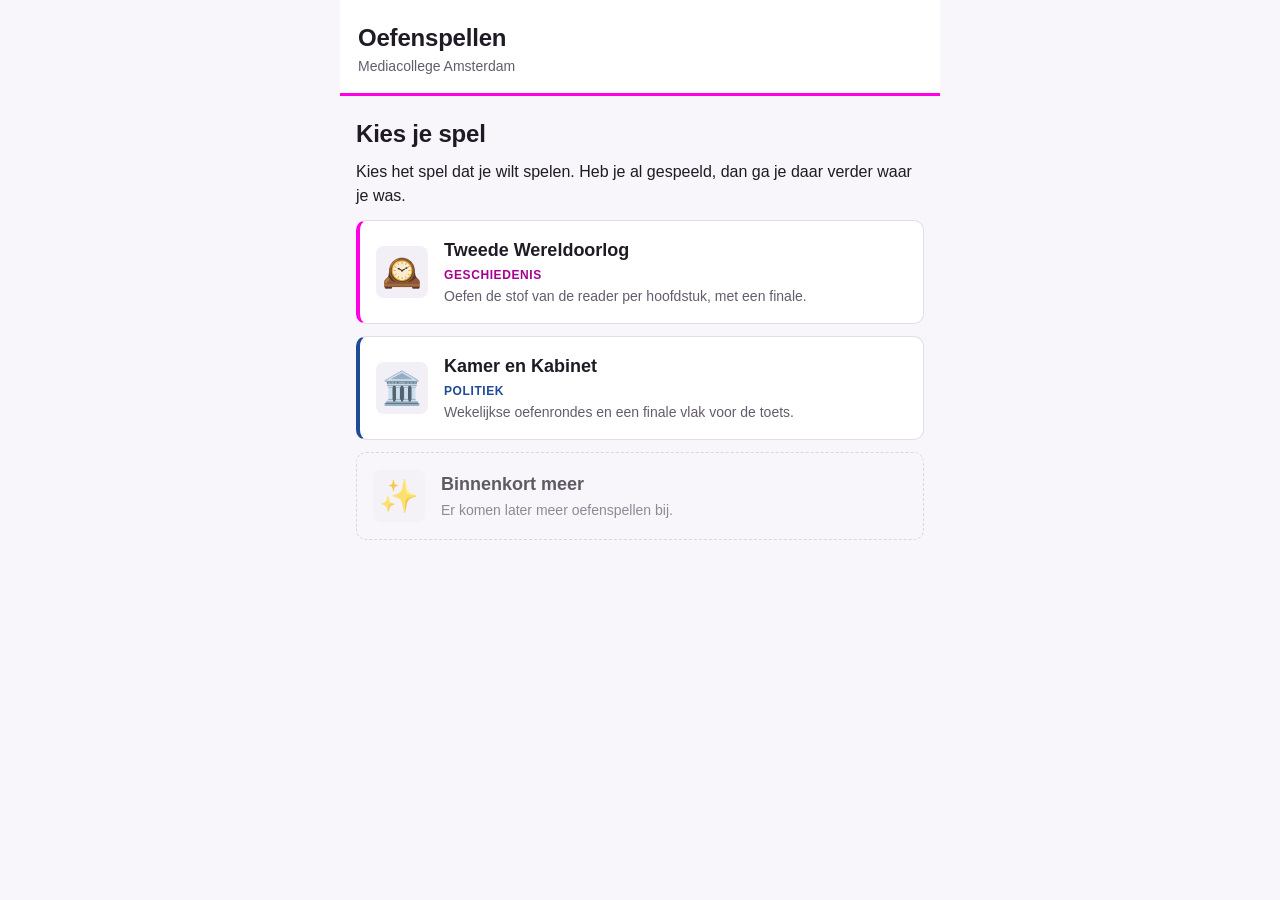
<file: index.html>
<!doctype html>
<html lang="nl">
<head>
<meta charset="utf-8">
<meta name="viewport" content="width=device-width, initial-scale=1">
<title>Oefenspel</title>
<meta name="robots" content="noindex, nofollow">
<link rel="stylesheet" href="style.css">
</head>
<body>
<div class="wrap" id="app"><noscript>Zet JavaScript aan om het spel te spelen.</noscript></div>
<script src="shared.js"></script>
<script src="app.js"></script>
</body>
</html>
</file>
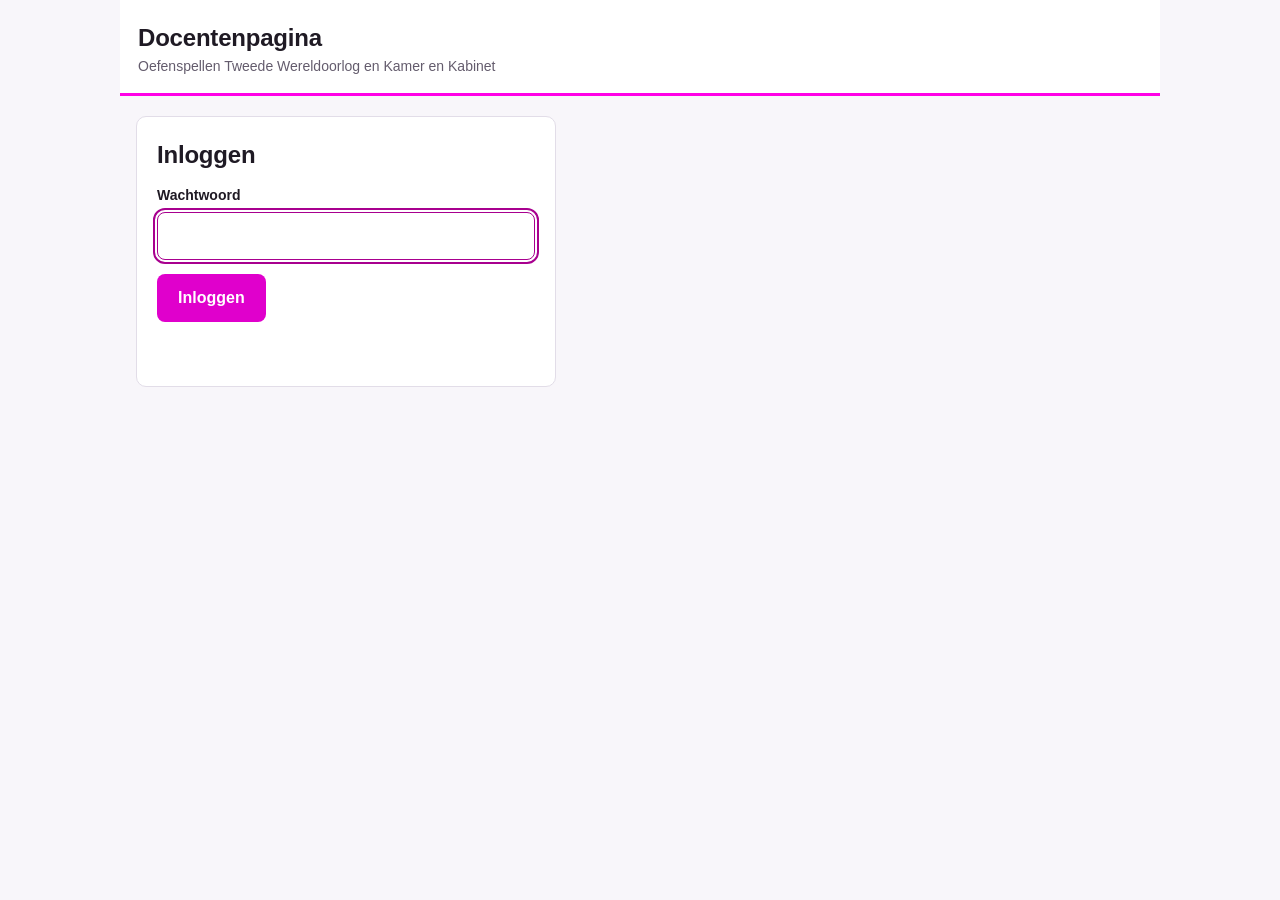
<file: docent.html>
<!doctype html>
<html lang="nl">
<head>
<meta charset="utf-8">
<meta name="viewport" content="width=device-width, initial-scale=1">
<title>Docentenpagina oefenspel</title>
<meta name="robots" content="noindex, nofollow">
<link rel="stylesheet" href="style.css">
</head>
<body class="docent">
<div class="wrap wide" id="app"><noscript>Zet JavaScript aan.</noscript></div>
<script src="shared.js"></script>
<script src="xlsx.js"></script>
<script src="docent.js"></script>
</body>
</html>
</file>
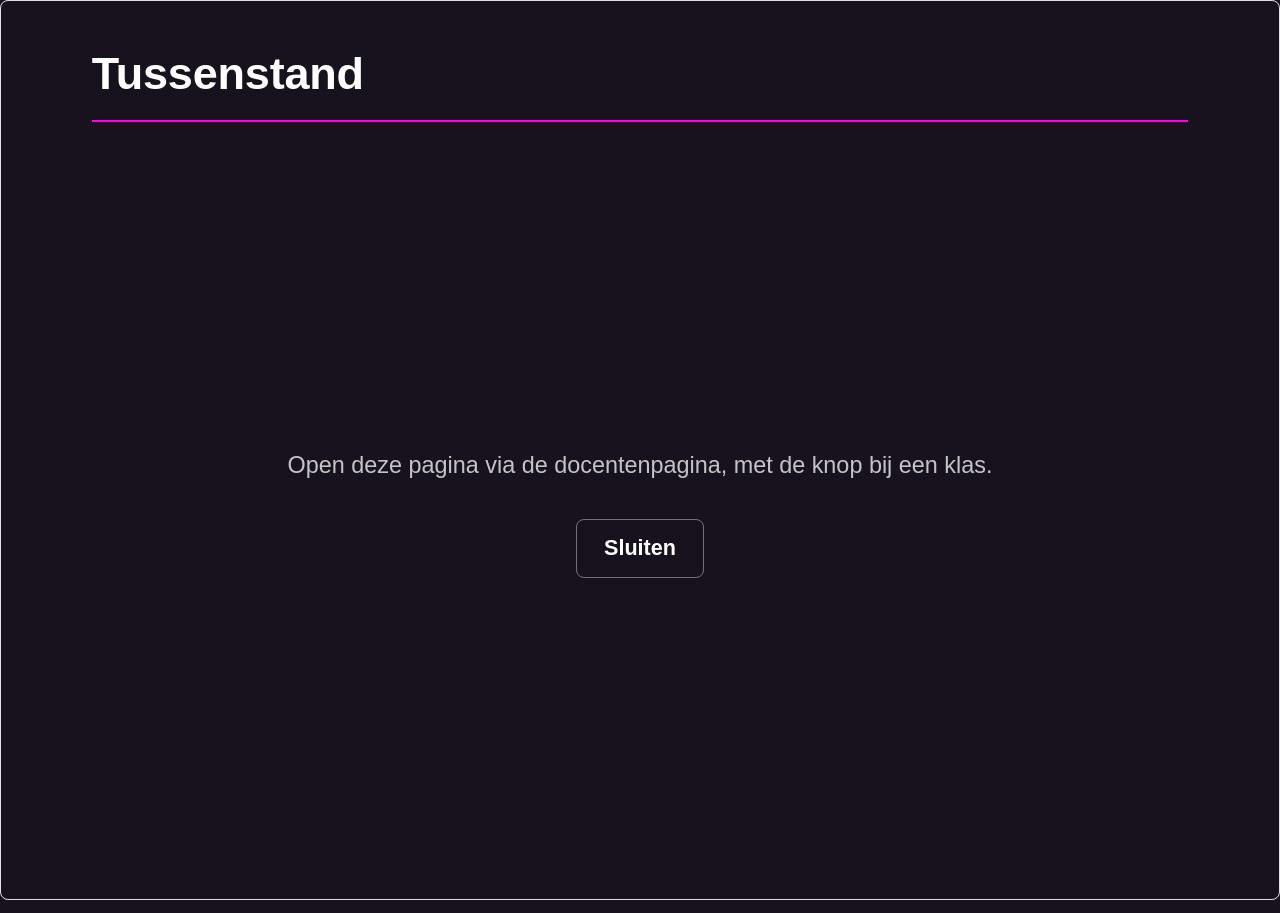
<file: reveal.html>
<!doctype html>
<html lang="nl">
<head>
<meta charset="utf-8">
<meta name="viewport" content="width=device-width, initial-scale=1">
<title>Tussenstand</title>
<meta name="robots" content="noindex, nofollow">
<link rel="stylesheet" href="style.css">
</head>
<body class="reveal">
<div class="rv" id="app"><noscript>Zet JavaScript aan.</noscript></div>
<canvas id="confetti"></canvas>
<script src="shared.js"></script>
<script src="reveal.js"></script>
</body>
</html>
</file>
<file: style.css>
/* Oefenspellen, Mediacollege Amsterdam. Zakelijk, platte vlakken, dunne lijnen. */
:root {
  --accent: #ff00e6;
  --accent-ink: #a8008f;
  --accent-soft: #fde6fa;
  --primary: #ff00e6;
  --primary-ink: #1d1024;
  --primary-hover: #e600cf;
  --ink: #1f1a24;
  --muted: #645c6d;
  --line: #e2dde8;
  --line-strong: #cfc8d8;
  --bg: #f8f6fa;
  --card: #ffffff;
  --soft: #f3eff7;
  --head-bg: #ffffff;
  --head-ink: #1f1a24;
  --head-sub: #645c6d;
  --bar: #e7e1ee;
  --bar-fill: #ff00e6;
  --good: #1a7f4b;
  --good-bg: #eaf6ef;
  --good-line: #b5dcc5;
  --bad: #b3263c;
  --bad-bg: #fcedf0;
  --bad-line: #efc0c8;
  --tip-bg: #fff8e0;
  --tip-line: #ebd88f;
  --radius: 10px;
}
body[data-vak="politiek"] {
  --accent-ink: #1f4a96;
  --accent-soft: #e5ecfa;
  --primary: #1f4a96;
  --primary-ink: #ffffff;
  --primary-hover: #173a78;
  --ink: #14223f;
  --muted: #52617f;
  --line: #d6deee;
  --line-strong: #bccae6;
  --bg: #f3f6fb;
  --soft: #e9eef9;
  --head-bg: #14305f;
  --head-ink: #ffffff;
  --head-sub: #cbd8f3;
  --bar: #dbe3f3;
  --bar-fill: #1f4a96;
}
* { box-sizing: border-box; }
html { -webkit-text-size-adjust: 100%; }
body {
  margin: 0; background: var(--bg); color: var(--ink);
  font-family: Helvetica, Arial, sans-serif; font-size: 16px; line-height: 1.5; min-height: 100vh;
}
.wrap { max-width: 600px; margin: 0 auto; padding: 0 16px 48px; }
.wrap.wide { max-width: 1040px; }
header.top {
  position: relative; overflow: hidden;
  padding: 20px 18px 16px; margin: 0 -16px 20px;
  background: var(--head-bg); color: var(--head-ink);
  border-bottom: 3px solid var(--accent);
}
.brand { font-weight: 700; font-size: 24px; letter-spacing: -0.2px; color: var(--head-ink); }
.sub { color: var(--head-sub); font-size: 14px; }
.hemi { position: absolute; right: 12px; bottom: 8px; width: 108px; height: 51px; }
body[data-vak="politiek"] header.top .brand, body[data-vak="politiek"] header.top .sub { padding-right: 100px; }
h1 { font-size: 24px; margin: 0 0 8px; letter-spacing: -0.2px; }
h2 { font-size: 18px; margin: 24px 0 8px; }
p { margin: 0 0 12px; }
.card { background: var(--card); border-radius: var(--radius); padding: 20px; margin-bottom: 16px; border: 1px solid var(--line); }
label { display: block; font-weight: 700; font-size: 14px; margin: 12px 0 6px; }
input[type=text], input[type=password], input[type=number], input[type=date], input:not([type]), select {
  width: 100%; font: inherit; color: var(--ink); padding: 11px 12px; border: 1px solid var(--line-strong); border-radius: 8px; background: #fff;
}
input:focus, select:focus { border-color: var(--accent-ink); }
input:focus-visible, button:focus-visible, a:focus-visible, select:focus-visible { outline: 2px solid var(--accent-ink); outline-offset: 2px; }
.btn {
  display: inline-block; font: inherit; font-weight: 700; cursor: pointer;
  background: var(--primary); color: var(--primary-ink); border: 1px solid transparent; border-radius: 8px;
  padding: 11px 20px; margin-top: 14px; min-height: 46px;
  transition: background .12s ease;
}
.btn:hover { background: var(--primary-hover); }
.btn:disabled { opacity: .5; cursor: default; }
.btn.ghost { background: #fff; color: var(--ink); border: 1px solid var(--line-strong); }
.btn.ghost:hover { background: var(--soft); }
.btn.small { padding: 6px 14px; min-height: 34px; margin-top: 0; font-size: 14px; }
.btn.danger { background: #fff; color: var(--bad); border: 1px solid var(--bad-line); }
.btn.danger:hover { background: var(--bad-bg); }
.btn.block { width: 100%; }
.msg { color: var(--bad); font-weight: 700; min-height: 1.4em; margin-top: 10px; }
.ok { color: var(--good); font-weight: 700; }
nav.tabs { display: flex; gap: 4px; margin-bottom: 18px; border-bottom: 1px solid var(--line); }
nav.tabs button {
  flex: 1; font: inherit; font-weight: 700; padding: 10px; background: transparent; color: var(--muted); border: 0;
  border-bottom: 3px solid transparent; margin-bottom: -1px; cursor: pointer; min-height: 44px;
}
nav.tabs button[aria-current=true] { color: var(--ink); border-bottom-color: var(--accent); }
.me { display: flex; align-items: center; gap: 14px; margin-bottom: 16px; }
.avatar {
  width: 56px; height: 56px; border-radius: 50%; border: 1px solid var(--line-strong); background: #fff;
  display: grid; place-items: center; font-size: 30px; flex: none;
}
.me .name { font-size: 20px; font-weight: 700; }
.me .stats { color: var(--muted); font-size: 15px; }
.me .stats b { color: var(--ink); }
.chapters { list-style: none; margin: 0; padding: 0; }
.chapters li { border: 1px solid var(--line); border-radius: var(--radius); padding: 12px 16px; margin-bottom: 10px; background: #fff; }
.chapters li.actief { border-left: 4px solid var(--accent); }
.chapters li.klaar { background: var(--good-bg); border-color: var(--good-line); }
.chapters li.dicht { color: #8d8596; background: transparent; border-style: dashed; }
.chapters li.finale { border-color: var(--line-strong); }
.chapters li.finale { border-left: 4px solid var(--accent); }
.chapters .t { font-weight: 700; }
.chapters .s { font-size: 14px; color: var(--muted); }
.chapters li .btn { margin-top: 10px; }
.bar { height: 6px; background: var(--bar); border-radius: 3px; overflow: hidden; margin-top: 8px; }
.bar > i { display: block; height: 100%; background: var(--bar-fill); width: 0; transition: width .25s linear; }
.timer { height: 8px; border-radius: 4px; background: var(--bar); overflow: hidden; }
.timer > i { display: block; height: 100%; background: var(--bar-fill); width: 100%; }
.timer.low > i { background: var(--bad); }
.qmeta { display: flex; justify-content: space-between; font-size: 14px; color: var(--muted); margin: 8px 0 14px; gap: 8px; flex-wrap: wrap; }
.qtext { font-size: 20px; font-weight: 700; margin: 16px 0; line-height: 1.35; background: #fff; border: 1px solid var(--line); border-radius: var(--radius); padding: 16px; }
.opts { display: grid; gap: 8px; }
.opt {
  font: inherit; color: var(--ink); text-align: left; padding: 13px 16px; border: 1px solid var(--line-strong); background: #fff;
  border-radius: 8px; cursor: pointer; min-height: 52px; transition: background .1s ease, border-color .1s ease;
}
.opt b { color: var(--accent-ink); display: inline-block; min-width: 1.6em; }
.opt:hover:not(:disabled) { background: var(--soft); border-color: var(--accent-ink); }
.opt:disabled { cursor: default; opacity: .6; }
.result { border-radius: var(--radius); padding: 18px; margin: 14px 0; border: 1px solid var(--line); background: #fff; }
.result.goed { background: var(--good-bg); border-color: var(--good-line); }
.result.fout { background: var(--bad-bg); border-color: var(--bad-line); }
.result h2 { margin-top: 0; font-size: 22px; }
.tip { background: var(--tip-bg); border: 1px solid var(--tip-line); border-radius: 8px; padding: 12px 14px; margin: 12px 0; }
.reveal { background: #fff; border: 1px solid var(--line); border-radius: 8px; padding: 12px 14px; margin: 12px 0; }
.banner { background: var(--accent-soft); border: 1px solid var(--accent); border-radius: 8px; padding: 12px 14px; font-weight: 700; margin: 12px 0; }
table.rank { width: 100%; border-collapse: collapse; background: #fff; border: 1px solid var(--line); border-radius: var(--radius); overflow: hidden; }
table.rank td, table.rank th { padding: 10px 12px; border-bottom: 1px solid var(--line); text-align: left; }
table.rank th { font-size: 13px; color: var(--muted); background: var(--soft); font-weight: 700; }
table.rank tr:last-child td { border-bottom: 0; }
table.rank td.num, table.rank th.num { text-align: right; }
table.rank tr.ik td { background: var(--accent-soft); font-weight: 700; }
table.rank .em { font-size: 22px; margin-right: 8px; vertical-align: middle; }
.table-scroll { overflow-x: auto; }
table.docent { width: 100%; border-collapse: collapse; font-size: 14px; min-width: 760px; background: #fff; border: 1px solid var(--line); }
table.docent th, table.docent td { padding: 8px 10px; border-bottom: 1px solid var(--line); text-align: left; vertical-align: middle; }
table.docent th { background: var(--soft); font-size: 13px; }
code.k { font-family: ui-monospace, Menlo, Consolas, monospace; background: var(--soft); padding: 2px 6px; border-radius: 4px; }
.row { display: flex; gap: 12px; flex-wrap: wrap; align-items: end; }
.row > div { flex: 1 1 160px; }
.pill { display: inline-block; padding: 1px 9px; border-radius: 10px; font-size: 12px; font-weight: 700; background: #fff; border: 1px solid var(--line-strong); }
.pill.actief { background: var(--good-bg); border-color: var(--good-line); }
.pill.nog_niet_gestart { background: var(--soft); }
.pill.pincode_gereset { background: var(--tip-bg); border-color: var(--tip-line); }
.pill.pol { background: #e5ecfa; border-color: #bccae6; color: #1f4a96; }
.small-note { font-size: 14px; color: var(--muted); }
.spacer { height: 8px; }
.stage-box { display: flex; gap: 14px; flex-wrap: wrap; margin: 6px 0 10px; }
.stage-box label { font-weight: 400; font-size: 15px; margin: 0; display: flex; gap: 6px; align-items: center; }
.stage-box input { width: auto; }

/* Menu met spellen */
.games { display: grid; gap: 12px; margin-top: 8px; }
.game {
  display: flex; gap: 16px; align-items: center; text-align: left; width: 100%;
  font: inherit; color: var(--ink); background: #fff; border: 1px solid var(--line); border-left: 4px solid var(--accent);
  border-radius: var(--radius); padding: 16px; cursor: pointer; min-height: 88px;
  transition: background .1s ease;
}
.game:hover { background: var(--soft); }
.game .gi { font-size: 32px; width: 52px; height: 52px; display: grid; place-items: center; flex: none; background: var(--soft); border-radius: 8px; }
.game .gt { display: flex; flex-direction: column; gap: 2px; }
.game .gt b { font-size: 18px; }
.game .gv { font-size: 12px; font-weight: 700; color: var(--accent-ink); text-transform: uppercase; letter-spacing: .6px; }
.game .gx { font-size: 14px; color: var(--muted); }
.game[data-g="politiek"] { border-left-color: #1f4a96; }
.game[data-g="politiek"] .gv { color: #1f4a96; }
.game.soon { border: 1px dashed var(--line-strong); border-left: 1px dashed var(--line-strong); cursor: default; background: transparent; opacity: .7; }
.game.soon:hover { background: transparent; }

@media (max-width: 480px) {
  body { font-size: 15.5px; }
  .qtext { font-size: 18px; }
}
@media (prefers-reduced-motion: reduce) {
  .bar > i, .btn, .opt, .game { transition: none; }
}
@media print { nav, .btn, header .sub { display: none; } body { background: #fff; } }

/* ---------- Onthulpagina (beamer) ---------- */
body.reveal {
  --rv-bg: #17121d; --rv-line: rgba(255,255,255,.14); --rv-row: rgba(255,255,255,.05);
  background: var(--rv-bg); color: #fff; margin: 0; height: 100vh; overflow: hidden;
}
body.reveal[data-vak="politiek"] { --rv-bg: #0c1c3d; }
.rv { height: 100vh; display: flex; flex-direction: column; padding: 3vh 6vw 3vh; position: relative; }
.rv-head { display: flex; align-items: baseline; justify-content: space-between; gap: 2vw; border-bottom: 2px solid var(--accent); padding-bottom: 1.4vh; margin-bottom: 2vh; }
.rv-head h1 { font-size: 5vh; margin: 0; color: #fff; }
.rv-head .rv-sub { font-size: 2.4vh; color: rgba(255,255,255,.7); }
.rv-center { flex: 1; display: grid; place-items: center; text-align: center; align-content: center; gap: 2vh; }
.rv-center h2 { font-size: 7vh; margin: 0; color: #fff; }
.rv-center p { font-size: 2.6vh; color: rgba(255,255,255,.75); margin: 0; }
.rv-controls { display: flex; gap: 1.5vw; align-items: center; justify-content: center; flex-wrap: wrap; margin-top: 2vh; }
.rv .btn { margin-top: 0; font-size: 2.4vh; padding: 1.4vh 3vh; min-height: 0; border-radius: 8px; }
.rv .btn.ghost { background: transparent; color: #fff; border: 1px solid rgba(255,255,255,.4); }
.rv .btn.ghost:hover { background: rgba(255,255,255,.1); }
.rv select { width: auto; font-size: 2.2vh; padding: 1.1vh 1.5vh; background: #fff; color: #17121d; }
.rv-count { font-size: 46vh; line-height: 1; font-weight: 800; color: var(--accent); font-variant-numeric: tabular-nums; }
.rv-count.pulse { animation: rvpulse .9s ease-out; }
@keyframes rvpulse { 0% { transform: scale(1.25); opacity: .2; } 30% { opacity: 1; } 100% { transform: scale(1); opacity: 1; } }
ol.rv-list { list-style: none; margin: 0; padding: 0; flex: 1; display: flex; flex-direction: column; gap: .7vh; min-height: 0; }
li.rv-row {
  flex: 1 1 0; max-height: 11vh; display: flex; align-items: center; gap: 2vw; padding: 0 2vw;
  background: var(--rv-row); border: 1px solid var(--rv-line); border-radius: 8px;
  font-size: calc(var(--rh, 60px) * .5); visibility: hidden;
}
li.rv-row.q { visibility: visible; opacity: .55; border-style: dashed; }
li.rv-row.q .em, li.rv-row.q .nm, li.rv-row.q .sc { visibility: hidden; }
li.rv-row.q .pl { animation: rvblink .8s ease-in-out infinite alternate; }
@keyframes rvblink { from { opacity: .3; } to { opacity: 1; } }
li.rv-row.in { visibility: visible; animation: rvup .55s cubic-bezier(.2,.8,.2,1); }
@keyframes rvup { from { transform: translateY(5vh); opacity: 0; } to { transform: none; opacity: 1; } }
.rv-row .pl { width: 1.8em; font-weight: 800; color: rgba(255,255,255,.65); font-variant-numeric: tabular-nums; }
.rv-row .em { font-size: 1.1em; }
.rv-row .nm { flex: 1; font-weight: 700; }
.rv-row .sc { font-weight: 800; font-variant-numeric: tabular-nums; }
.rv-row .sc small { font-size: .45em; font-weight: 400; color: rgba(255,255,255,.65); margin-left: .4em; }
li.rv-row.p1 { background: var(--accent); border-color: var(--accent); color: #1d1024; }
body.reveal[data-vak="politiek"] li.rv-row.p1 { background: #fff; border-color: var(--accent); border-width: 3px; color: #0c1c3d; }
li.rv-row.p1 .pl, li.rv-row.p1 .sc small { color: inherit; opacity: .8; }
li.rv-row.p2, li.rv-row.p3 { border-color: rgba(255,255,255,.55); }
canvas#confetti { position: fixed; inset: 0; pointer-events: none; width: 100vw; height: 100vh; }
.rv-hint { flex: none; min-height: 4vh; margin-top: .8vh; text-align: right; font-size: 1.8vh; color: rgba(255,255,255,.45); }
.rv-hint .btn { padding: .6vh 2vh; font-size: 2vh; }

/* Docentpagina en onthulpagina: witte tekst op magenta knoppen */
body.docent .btn:not(.ghost):not(.danger), body.reveal .btn:not(.ghost) { background: #e000cc; color: #fff; }
body.docent .btn:not(.ghost):not(.danger):hover, body.reveal .btn:not(.ghost):hover { background: #bf00ae; }
body.docent .btn:disabled { opacity: .5; }
</file>
